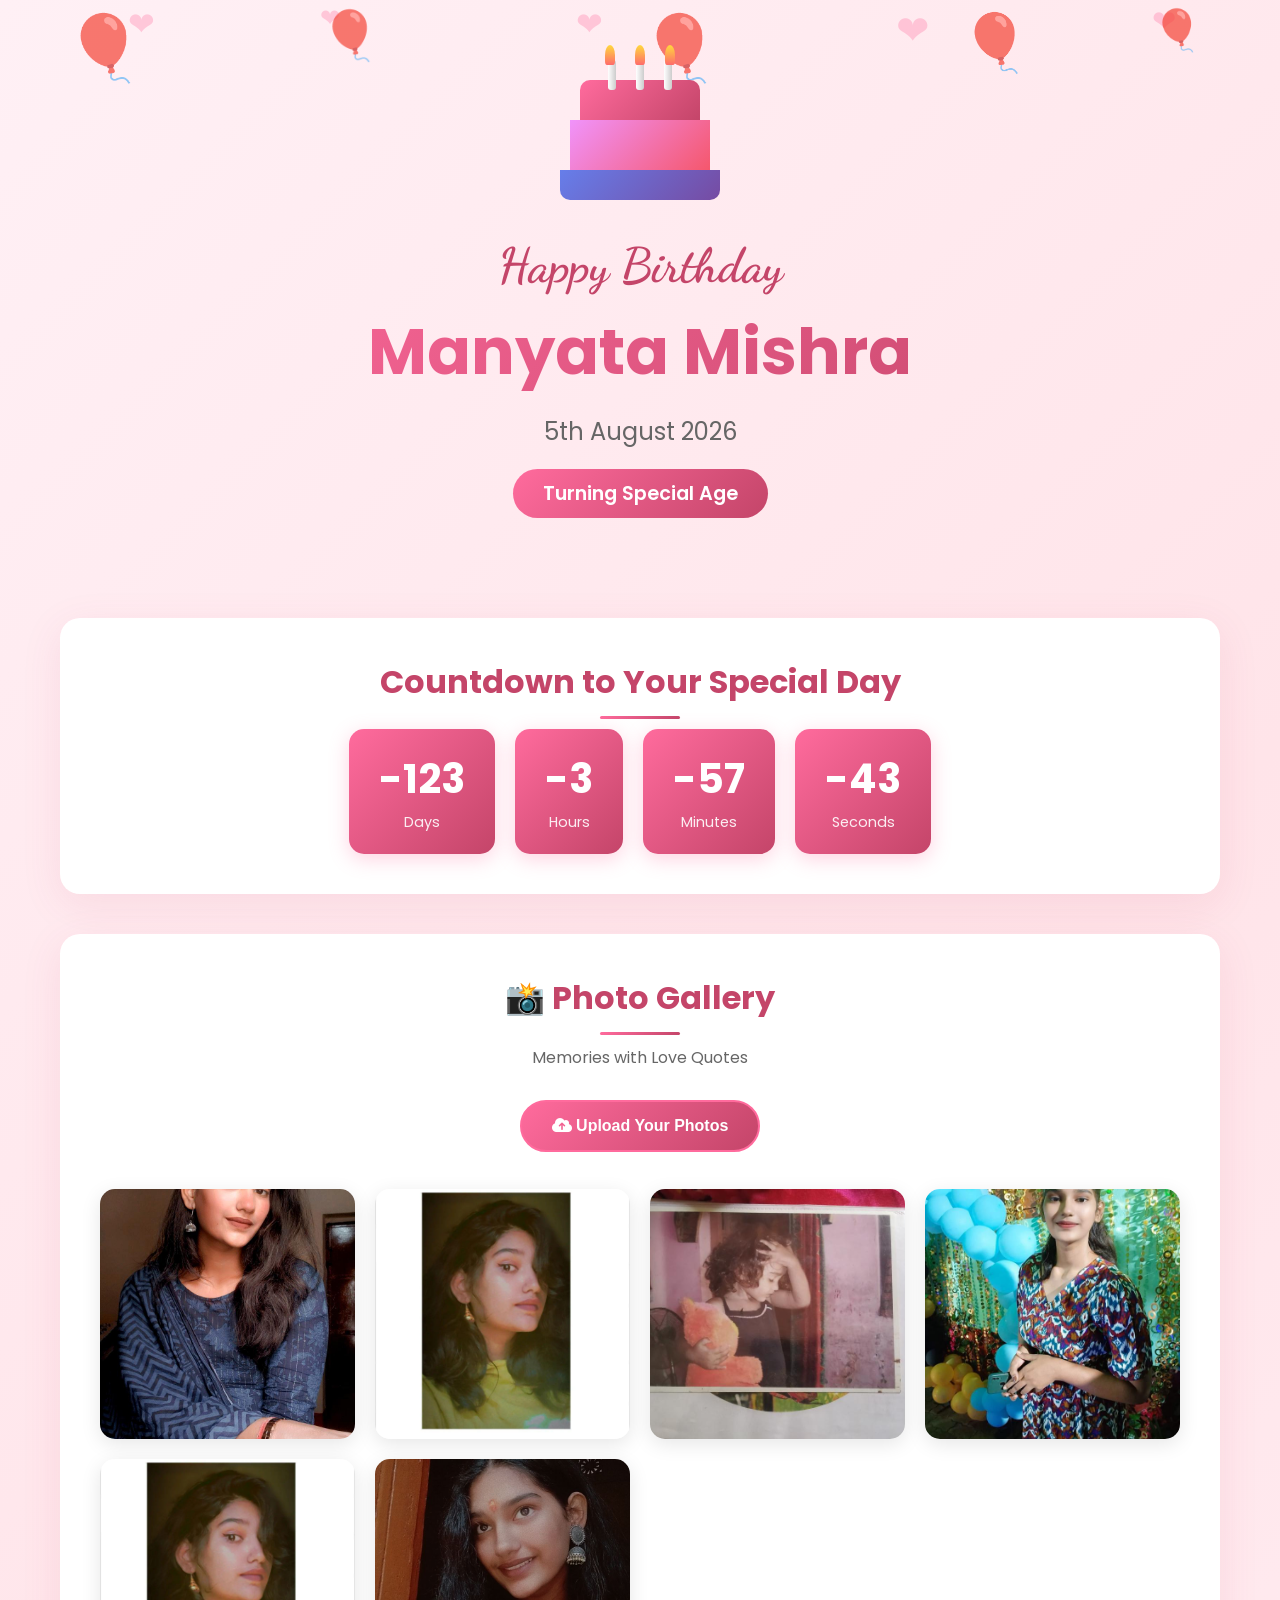
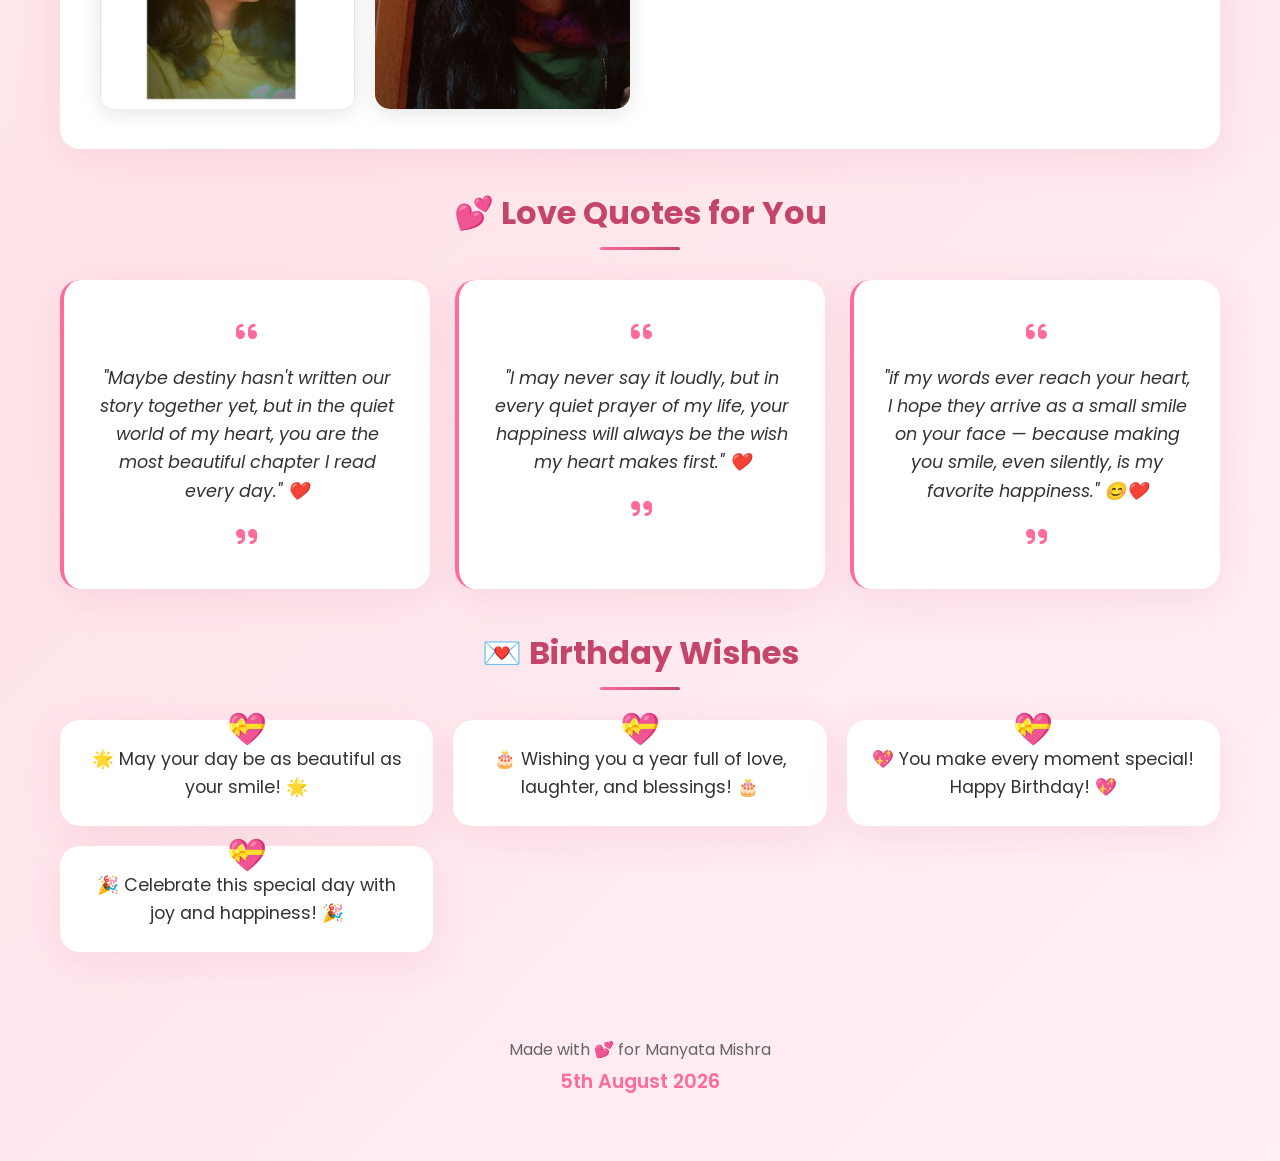
<file: Manyata Birthday/index.html>
<!DOCTYPE html>
<html lang="en">
<head>
    <meta charset="UTF-8">
    <meta name="viewport" content="width=device-width, initial-scale=1.0">
    <title>Happy Birthday Manyata Mishra</title>
    <link rel="stylesheet" href="style.css">
    <link href="https://fonts.googleapis.com/css2?family=Poppins:wght@300;400;600;700&family=Dancing+Script:wght@400;700&display=swap" rel="stylesheet">
    <link rel="stylesheet" href="https://cdnjs.cloudflare.com/ajax/libs/font-awesome/6.0.0/css/all.min.css">
</head>
<body>
    <!-- Floating Hearts Background -->
    <div class="hearts-bg">
        <div class="heart heart-1">❤</div>
        <div class="heart heart-2">❤</div>
        <div class="heart heart-3">❤</div>
        <div class="heart heart-4">❤</div>
        <div class="heart heart-5">❤</div>
    </div>

    <!-- Balloons -->
    <div class="balloons">
        <div class="balloon balloon-1"><span>🎈</span></div>
        <div class="balloon balloon-2"><span>🎈</span></div>
        <div class="balloon balloon-3"><span>🎈</span></div>
        <div class="balloon balloon-4"><span>🎈</span></div>
        <div class="balloon balloon-5"><span>🎈</span></div>
    </div>
    
    <!-- Main Container -->
    <div class="container">
        <!-- Hero Section -->
        <header class="hero">
            <div class="cake-container">
                <div class="cake">
                    <div class="cake-top"></div>
                    <div class="cake-middle"></div>
                    <div class="cake-base"></div>
                    <div class="candles">
                        <div class="candle candle-1"></div>
                        <div class="candle candle-2"></div>
                        <div class="candle candle-3"></div>
                    </div>
                    <div class="flames">
                        <div class="flame flame-1"></div>
                        <div class="flame flame-2"></div>
                        <div class="flame flame-3"></div>
                    </div>
                </div>
            </div>
            <h1 class="title">Happy Birthday</h1>
            <h2 class="name">Manyata Mishra</h2>
            <p class="date">5th August 2026</p>
            <div class="age-container">
                <span class="age-text">Turning Special Age</span>
            </div>
        </header>

        <!-- Countdown Timer -->
        <section class="countdown-section">
            <h3 class="section-title">Countdown to Your Special Day</h3>
            <div class="countdown">
                <div class="time-box">
                    <span class="number" id="days">00</span>
                    <span class="label">Days</span>
                </div>
                <div class="time-box">
                    <span class="number" id="hours">00</span>
                    <span class="label">Hours</span>
                </div>
                <div class="time-box">
                    <span class="number" id="minutes">00</span>
                    <span class="label">Minutes</span>
                </div>
                <div class="time-box">
                    <span class="number" id="seconds">00</span>
                    <span class="label">Seconds</span>
                </div>
            </div>
        </section>

        <!-- Photo Gallery Section -->
        <section class="gallery-section">
            <h3 class="section-title">📸 Photo Gallery</h3>
            <p class="section-subtitle">Memories with Love Quotes</p>
            
            <div class="photo-upload-area">
                <div class="upload-btn-wrapper">
                    <button class="upload-btn"><i class="fas fa-cloud-upload-alt"></i> Upload Your Photos</button>
                    <input type="file" name="myfile" multiple accept="image/*" onchange="previewPhotos(event)">
                </div>
            </div>

            <div class="gallery" id="gallery">
                <!-- Placeholder Photo Cards - Replace with your photos -->
                <div class="photo-card">
                    <div class="photo-placeholder">
                        <i class="fas fa-image"></i>
                        <span>Add Photo</span>
                    </div>
                    <div class="quote-overlay">
                        <p class="photo-quote">"I may be a quiet person, Mishra ji, but my silence carries a thousand feelings for you that words could never explain."</p>
                    </div>
                </div>
                <div class="photo-card">
                    <div class="photo-placeholder">
                        <i class="fas fa-image"></i>
                        <span>Add Photo</span>
                    </div>
                    <div class="quote-overlay">
                        <p class="photo-quote">"Maybe our destinies walk on different today, Mishra ji, but my heart still chooses you in every lifetime."</p>
                    </div>
                </div>
                <div class="photo-card">
                    <div class="photo-placeholder">
                        <i class="fas fa-image"></i>
                        <span>Add Photo</span>
                    </div>
                    <div class="quote-overlay">
                        <p class="photo-quote">"I never had the courage to say it loudly, but in the quiet corners of my heart, I have always loved you."</p>
                    </div>
                </div>
                <div class="photo-card">
                    <div class="photo-placeholder">
                        <i class="fas fa-image"></i>
                        <span>Add Photo</span>
                    </div>
                    <div class="quote-overlay">
                        <p class="photo-quote">"Some loves are not meant to be owned, Mishra ji… they are meant to be felt silently and cherished forever."</p>
                    </div>
                </div>
                <div class="photo-card">
                    <div class="photo-placeholder">
                        <i class="fas fa-image"></i>
                        <span>Add Photo</span>
                    </div>
                    <div class="quote-overlay">
                        <p class="photo-quote">"Even if fate keeps us apart, the truth is simple — my heart learned love only because of you."</p>
                    </div>
                </div>
                <div class="photo-card">
                    <div class="photo-placeholder">
                        <i class="fas fa-image"></i>
                        <span>Add Photo</span>
                    </div>
                    <div class="quote-overlay">
                        <p class="photo-quote">"I may never hold your hand, but somewhere in my destiny, your name will always live in my heart."</p>
                    </div>
                </div>
            </div>
        </section>

        <!-- Love Quotes Section -->
        <section class="quotes-section">
            <h3 class="section-title">💕 Love Quotes for You</h3>
            <div class="quotes-container">
                <div class="quote-card">
                    <i class="fas fa-quote-left"></i>
                    <p class="quote-text">"Maybe destiny hasn't written our story together yet, but in the quiet world of my heart, you are the most beautiful chapter I read every day." ❤️</p>
                    <i class="fas fa-quote-right"></i>
                </div>
                <div class="quote-card">
                    <i class="fas fa-quote-left"></i>
                    <p class="quote-text">"I may never say it loudly, but in every quiet prayer of my life, your happiness will always be the wish my heart makes first." ❤️</p>
                    <i class="fas fa-quote-right"></i>
                </div>
                <div class="quote-card">
                    <i class="fas fa-quote-left"></i>
                    <p class="quote-text">"if my words ever reach your heart, I hope they arrive as a small smile on your face — because making you smile, even silently, is my favorite happiness." 😊❤️</p>
                    <i class="fas fa-quote-right"></i>
                </div>
            </div>
        </section>

        <!-- Wishes Section -->
        <section class="wishes-section">
            <h3 class="section-title">💌 Birthday Wishes</h3>
            <div class="wishes-container">
                <div class="wish-bubble">
                    <p>🌟 May your day be as beautiful as your smile! 🌟</p>
                </div>
                <div class="wish-bubble">
                    <p>🎂 Wishing you a year full of love, laughter, and blessings! 🎂</p>
                </div>
                <div class="wish-bubble">
                    <p>💖 You make every moment special! Happy Birthday! 💖</p>
                </div>
                <div class="wish-bubble">
                    <p>🎉 Celebrate this special day with joy and happiness! 🎉</p>
                </div>
            </div>
        </section>

        <!-- Footer -->
        <footer class="footer">
            <p>Made with 💕 for Manyata Mishra</p>
            <p class="footer-date">5th August 2026</p>
        </footer>
    </div>

    <!-- Confetti Effect -->
    <div class="confetti-container" id="confetti"></div>

    <script>
        // Countdown Timer
        const birthday = new Date('August 5, 2026 00:00:00').getTime();

        function updateCountdown() {
            const now = new Date().getTime();
            const distance = birthday - now;

            const days = Math.floor(distance / (1000 * 60 * 60 * 24));
            const hours = Math.floor((distance % (1000 * 60 * 60 * 24)) / (1000 * 60 * 60));
            const minutes = Math.floor((distance % (1000 * 60 * 60)) / (1000 * 60));
            const seconds = Math.floor((distance % (1000 * 60)) / 1000);

            document.getElementById('days').innerText = String(days).padStart(2, '0');
            document.getElementById('hours').innerText = String(hours).padStart(2, '0');
            document.getElementById('minutes').innerText = String(minutes).padStart(2, '0');
            document.getElementById('seconds').innerText = String(seconds).padStart(2, '0');
        }

        setInterval(updateCountdown, 1000);
        updateCountdown();

        // Photo Persistence Helpers
        const STORAGE_KEY = 'manyataBirthdayPhotos';

        // Default photos using local images
        // Place your images in an "images" folder next to index.html.
        const DEFAULT_PHOTOS = [
            'images/IMG_20230422_210713_571.jpg',
            'images/IMG_20230428_234420_078.jpg',
            'images/IMG_20230524_190447_313.jpg',
            'images/IMG_20230528_110945_473.jpg',
            'images/IMG_20230702_100251_328.jpg',
            'images/Snapchat-1008191896.jpg'
        ];

        function savePhotosToStorage(dataUrls) {
            try {
                localStorage.setItem(STORAGE_KEY, JSON.stringify(dataUrls));
            } catch (e) {
                console.warn('Unable to save photos to localStorage:', e);
            }
        }

        function applyPhotoUrls(dataUrls) {
            const gallery = document.getElementById('gallery');
            const placeholders = gallery.querySelectorAll('.photo-card');

            for (let i = 0; i < placeholders.length; i++) {
                const url = dataUrls[i];
                if (!url) continue;

                placeholders[i].style.backgroundImage = `url(${url})`;
                placeholders[i].style.backgroundSize = 'cover';
                placeholders[i].style.backgroundPosition = 'center';
                placeholders[i].querySelector('.photo-placeholder').style.display = 'none';
            }
        }

        function loadStoredPhotos() {
            let dataUrls;
            const stored = localStorage.getItem(STORAGE_KEY);

            if (stored) {
                try {
                    dataUrls = JSON.parse(stored);
                } catch (e) {
                    console.warn('Corrupt photo data in storage, clearing.', e);
                    localStorage.removeItem(STORAGE_KEY);
                }
            }

            // Show stored photos if available, otherwise fall back to the default set.
            if (!Array.isArray(dataUrls) || dataUrls.length === 0) {
                dataUrls = DEFAULT_PHOTOS;
            }

            applyPhotoUrls(dataUrls);
        }

        // Photo Preview Function
        async function previewPhotos(event) {
            const files = Array.from(event.target.files);
            const gallery = document.getElementById('gallery');
            const placeholders = gallery.querySelectorAll('.photo-card');

            const existingStored = JSON.parse(localStorage.getItem(STORAGE_KEY) || '[]');
            const updatedUrls = Array.from({ length: placeholders.length }, (_, i) => existingStored[i] || DEFAULT_PHOTOS[i]);

            const readPromises = files.slice(0, placeholders.length).map((file, idx) => {
                return new Promise((resolve) => {
                    const reader = new FileReader();
                    reader.onload = function(e) {
                        resolve({ index: idx, url: e.target.result });
                    };
                    reader.onerror = function() {
                        resolve({ index: idx, url: updatedUrls[idx] });
                    };
                    reader.readAsDataURL(file);
                });
            });

            const results = await Promise.all(readPromises);
            results.forEach(({ index, url }) => {
                updatedUrls[index] = url;
            });

            applyPhotoUrls(updatedUrls);
            savePhotosToStorage(updatedUrls);
        }

        // Confetti Effect
        function createConfetti() {
            const confettiContainer = document.getElementById('confetti');
            const colors = ['#ff6b6b', '#ffd93d', '#6bcb77', '#4d96ff', '#ff6b9d', '#c9b1ff'];
            
            for (let i = 0; i < 100; i++) {
                const confetti = document.createElement('div');
                confetti.className = 'confetti';
                confetti.style.left = Math.random() * 100 + 'vw';
                confetti.style.backgroundColor = colors[Math.floor(Math.random() * colors.length)];
                confetti.style.animationDuration = (Math.random() * 3 + 2) + 's';
                confetti.style.animationDelay = Math.random() * 2 + 's';
                confettiContainer.appendChild(confetti);
            }
        }

        // Trigger confetti and load stored photos on load
        window.onload = function() {
            createConfetti();
            loadStoredPhotos();
        };
    </script>
</body>
</html>
</file>
<file: Manyata Birthday/style.css>
/* CSS Variables */
:root {
    --primary-color: #ff6b9d;
    --secondary-color: #c44569;
    --accent-color: #ffd93d;
    --gradient-1: linear-gradient(135deg, #ff6b9d 0%, #c44569 100%);
    --gradient-2: linear-gradient(135deg, #667eea 0%, #764ba2 100%);
    --gradient-3: linear-gradient(135deg, #f093fb 0%, #f5576c 100%);
    --white: #ffffff;
    --light-pink: #fff0f5;
    --text-dark: #333333;
    --text-light: #666666;
}

/* Reset & Base Styles */
* {
    margin: 0;
    padding: 0;
    box-sizing: border-box;
}

body {
    font-family: 'Poppins', sans-serif;
    background: linear-gradient(135deg, #fff0f5 0%, #ffe4e9 50%, #fff0f5 100%);
    min-height: 100vh;
    overflow-x: hidden;
    color: var(--text-dark);
}

/* Floating Hearts Background */
.hearts-bg {
    position: fixed;
    top: 0;
    left: 0;
    width: 100%;
    height: 100%;
    pointer-events: none;
    z-index: 0;
    overflow: hidden;
}

.heart {
    position: absolute;
    color: var(--primary-color);
    opacity: 0.3;
    animation: floatHeart 15s infinite ease-in-out;
    font-size: 2rem;
}

.heart-1 { left: 10%; animation-delay: 0s; }
.heart-2 { left: 25%; animation-delay: 2s; font-size: 1.5rem; }
.heart-3 { left: 45%; animation-delay: 4s; }
.heart-4 { left: 70%; animation-delay: 1s; font-size: 2.5rem; }
.heart-5 { left: 90%; animation-delay: 3s; font-size: 1.8rem; }

@keyframes floatHeart {
    0%, 100% {
        transform: translateY(100vh) rotate(0deg);
        opacity: 0;
    }
    10% {
        opacity: 0.3;
    }
    90% {
        opacity: 0.3;
    }
    100% {
        transform: translateY(-100px) rotate(360deg);
        opacity: 0;
    }
}

/* Balloons */
.balloons {
    position: fixed;
    top: 0;
    left: 0;
    width: 100%;
    height: 100%;
    pointer-events: none;
    z-index: 1;
    overflow: hidden;
}

.balloon {
    position: absolute;
    font-size: 4rem;
    animation: balloonFloat 20s infinite ease-in-out;
    opacity: 0.7;
}

.balloon-1 { left: 5%; animation-delay: 0s; }
.balloon-2 { left: 25%; animation-delay: 3s; font-size: 3rem; }
.balloon-3 { left: 50%; animation-delay: 6s; }
.balloon-4 { left: 75%; animation-delay: 2s; font-size: 3.5rem; }
.balloon-5 { left: 90%; animation-delay: 5s; font-size: 2.5rem; }

@keyframes balloonFloat {
    0%, 100% {
        transform: translateY(100vh) rotate(0deg);
    }
    50% {
        transform: translateY(-100px) rotate(10deg);
    }
}

/* Main Container */
.container {
    position: relative;
    z-index: 10;
    max-width: 1200px;
    margin: 0 auto;
    padding: 20px;
}

/* Hero Section */
.hero {
    text-align: center;
    padding: 60px 20px;
    position: relative;
}

/* Cake */
.cake-container {
    margin-bottom: 30px;
}

.cake {
    position: relative;
    display: inline-block;
    animation: cakeBounce 2s infinite ease-in-out;
}

@keyframes cakeBounce {
    0%, 100% { transform: translateY(0); }
    50% { transform: translateY(-10px); }
}

.cake-top {
    width: 120px;
    height: 40px;
    background: var(--gradient-1);
    border-radius: 10px 10px 0 0;
    margin: 0 auto;
}

.cake-middle {
    width: 140px;
    height: 50px;
    background: var(--gradient-3);
    margin: 0 auto;
}

.cake-base {
    width: 160px;
    height: 30px;
    background: var(--gradient-2);
    border-radius: 0 0 10px 10px;
    margin: 0 auto;
}

.candles {
    position: absolute;
    top: -20px;
    left: 50%;
    transform: translateX(-50%);
    display: flex;
    gap: 20px;
}

.candle {
    width: 8px;
    height: 30px;
    background: linear-gradient(to right, #fff, #ccc);
    border-radius: 3px;
}

.flames {
    position: absolute;
    top: -35px;
    left: 50%;
    transform: translateX(-50%);
    display: flex;
    gap: 20px;
}

.flame {
    width: 10px;
    height: 20px;
    background: linear-gradient(to bottom, #ffd93d, #ff6b6b);
    border-radius: 50% 50% 20% 20%;
    animation: flicker 0.5s infinite alternate;
}

.flame-1 { animation-delay: 0s; }
.flame-2 { animation-delay: 0.1s; }
.flame-3 { animation-delay: 0.2s; }

@keyframes flicker {
    0% { transform: scale(1); opacity: 1; }
    100% { transform: scale(1.1); opacity: 0.8; }
}

/* Title & Name */
.title {
    font-family: 'Dancing Script', cursive;
    font-size: 3rem;
    color: var(--secondary-color);
    margin-bottom: 10px;
    animation: fadeInUp 1s ease-out;
}

.name {
    font-size: 4rem;
    background: var(--gradient-1);
    -webkit-background-clip: text;
    -webkit-text-fill-color: transparent;
    background-clip: text;
    margin-bottom: 15px;
    animation: fadeInUp 1s ease-out 0.2s backwards;
}

.date {
    font-size: 1.5rem;
    color: var(--text-light);
    margin-bottom: 20px;
    animation: fadeInUp 1s ease-out 0.4s backwards;
}

.age-container {
    display: inline-block;
    padding: 10px 30px;
    background: var(--gradient-1);
    border-radius: 30px;
    animation: fadeInUp 1s ease-out 0.6s backwards;
}

.age-text {
    color: var(--white);
    font-size: 1.2rem;
    font-weight: 600;
}

@keyframes fadeInUp {
    from {
        opacity: 0;
        transform: translateY(30px);
    }
    to {
        opacity: 1;
        transform: translateY(0);
    }
}

/* Section Styles */
.section-title {
    text-align: center;
    font-size: 2rem;
    color: var(--secondary-color);
    margin-bottom: 10px;
    position: relative;
}

.section-title::after {
    content: '';
    display: block;
    width: 80px;
    height: 3px;
    background: var(--gradient-1);
    margin: 10px auto;
    border-radius: 2px;
}

.section-subtitle {
    text-align: center;
    color: var(--text-light);
    margin-bottom: 30px;
}

/* Countdown Section */
.countdown-section {
    background: var(--white);
    border-radius: 20px;
    padding: 40px;
    margin: 40px 0;
    box-shadow: 0 10px 40px rgba(196, 69, 105, 0.1);
}

.countdown {
    display: flex;
    justify-content: center;
    gap: 20px;
    flex-wrap: wrap;
}

.time-box {
    background: var(--gradient-1);
    padding: 20px 30px;
    border-radius: 15px;
    text-align: center;
    min-width: 100px;
    box-shadow: 0 5px 20px rgba(255, 107, 157, 0.3);
}

.number {
    display: block;
    font-size: 2.5rem;
    font-weight: 700;
    color: var(--white);
}

.label {
    color: var(--white);
    font-size: 0.9rem;
    opacity: 0.9;
}

/* Gallery Section */
.gallery-section {
    background: var(--white);
    border-radius: 20px;
    padding: 40px;
    margin: 40px 0;
    box-shadow: 0 10px 40px rgba(196, 69, 105, 0.1);
}

/* Photo Upload Button */
.photo-upload-area {
    text-align: center;
    margin-bottom: 30px;
}

.upload-btn-wrapper {
    position: relative;
    overflow: hidden;
    display: inline-block;
}

.upload-btn {
    border: 2px solid var(--primary-color);
    color: var(--white);
    background: var(--gradient-1);
    padding: 15px 30px;
    border-radius: 30px;
    font-size: 1rem;
    font-weight: 600;
    cursor: pointer;
    transition: all 0.3s ease;
}

.upload-btn:hover {
    transform: scale(1.05);
    box-shadow: 0 5px 20px rgba(255, 107, 157, 0.4);
}

.upload-btn-wrapper input[type=file] {
    font-size: 100px;
    position: absolute;
    left: 0;
    top: 0;
    opacity: 0;
    cursor: pointer;
}

/* Gallery Grid */
.gallery {
    display: grid;
    grid-template-columns: repeat(auto-fit, minmax(250px, 1fr));
    gap: 20px;
}

.photo-card {
    position: relative;
    height: 250px;
    border-radius: 15px;
    overflow: hidden;
    cursor: pointer;
    transition: all 0.3s ease;
    box-shadow: 0 5px 20px rgba(0, 0, 0, 0.1);
}

.photo-card:hover {
    transform: translateY(-10px);
    box-shadow: 0 15px 40px rgba(0, 0, 0, 0.2);
}

.photo-placeholder {
    width: 100%;
    height: 100%;
    background: linear-gradient(135deg, #f5f7fa 0%, #c3cfe2 100%);
    display: flex;
    flex-direction: column;
    align-items: center;
    justify-content: center;
    color: var(--text-light);
}

.photo-placeholder i {
    font-size: 3rem;
    margin-bottom: 10px;
    color: var(--primary-color);
}

.photo-placeholder span {
    font-size: 0.9rem;
}

.quote-overlay {
    position: absolute;
    bottom: 0;
    left: 0;
    right: 0;
    background: linear-gradient(to top, rgba(196, 69, 105, 0.9), transparent);
    padding: 40px 15px 15px;
    opacity: 0;
    transition: all 0.3s ease;
}

.photo-card:hover .quote-overlay {
    opacity: 1;
}

.photo-quote {
    color: var(--white);
    font-size: 0.9rem;
    font-style: italic;
    text-align: center;
}

/* Quotes Section */
.quotes-section {
    margin: 40px 0;
}

.quotes-container {
    display: grid;
    grid-template-columns: repeat(auto-fit, minmax(300px, 1fr));
    gap: 25px;
    margin-top: 30px;
}

.quote-card {
    background: var(--white);
    padding: 30px;
    border-radius: 20px;
    text-align: center;
    box-shadow: 0 10px 40px rgba(196, 69, 105, 0.1);
    transition: all 0.3s ease;
    border-left: 4px solid var(--primary-color);
}

.quote-card:hover {
    transform: translateY(-5px);
    box-shadow: 0 15px 50px rgba(196, 69, 105, 0.2);
}

.quote-card i {
    color: var(--primary-color);
    font-size: 1.5rem;
    margin: 10px 0;
}

.quote-text {
    font-size: 1.1rem;
    color: var(--text-dark);
    font-style: italic;
    line-height: 1.6;
    margin: 10px 0;
}

/* Wishes Section */
.wishes-section {
    margin: 40px 0;
}

.wishes-container {
    display: grid;
    grid-template-columns: repeat(auto-fit, minmax(280px, 1fr));
    gap: 20px;
    margin-top: 30px;
}

.wish-bubble {
    background: var(--white);
    padding: 25px;
    border-radius: 20px;
    text-align: center;
    box-shadow: 0 10px 40px rgba(196, 69, 105, 0.1);
    transition: all 0.3s ease;
    position: relative;
}

.wish-bubble::before {
    content: '💝';
    position: absolute;
    top: -15px;
    left: 50%;
    transform: translateX(-50%);
    font-size: 2rem;
}

.wish-bubble:hover {
    transform: scale(1.05);
}

.wish-bubble p {
    font-size: 1.1rem;
    color: var(--text-dark);
    line-height: 1.6;
}

/* Footer */
.footer {
    text-align: center;
    padding: 40px 20px;
    color: var(--text-light);
}

.footer p {
    margin: 5px 0;
}

.footer-date {
    font-size: 1.2rem;
    color: var(--primary-color);
    font-weight: 600;
}

/* Confetti Effect */
.confetti-container {
    position: fixed;
    top: 0;
    left: 0;
    width: 100%;
    height: 100%;
    pointer-events: none;
    z-index: 100;
    overflow: hidden;
}

.confetti {
    position: absolute;
    width: 10px;
    height: 10px;
    top: -10px;
    animation: confettiFall 10s linear forwards;
}

@keyframes confettiFall {
    to {
        top: 100vh;
        transform: rotate(720deg);
    }
}

/* Responsive Design */
@media (max-width: 768px) {
    .title {
        font-size: 2rem;
    }
    
    .name {
        font-size: 2.5rem;
    }
    
    .countdown {
        gap: 10px;
    }
    
    .time-box {
        padding: 15px 20px;
        min-width: 70px;
    }
    
    .number {
        font-size: 1.8rem;
    }
    
    .gallery {
        grid-template-columns: repeat(auto-fit, minmax(150px, 1fr));
    }
    
    .photo-card {
        height: 180px;
    }
    
    .quotes-container,
    .wishes-container {
        grid-template-columns: 1fr;
    }
}

@media (max-width: 480px) {
    .hero {
        padding: 40px 15px;
    }
    
    .title {
        font-size: 1.8rem;
    }
    
    .name {
        font-size: 2rem;
    }
    
    .date {
        font-size: 1.2rem;
    }
    
    .countdown-section,
    .gallery-section {
        padding: 25px 15px;
    }
    
    .section-title {
        font-size: 1.5rem;
    }
}
</file>
